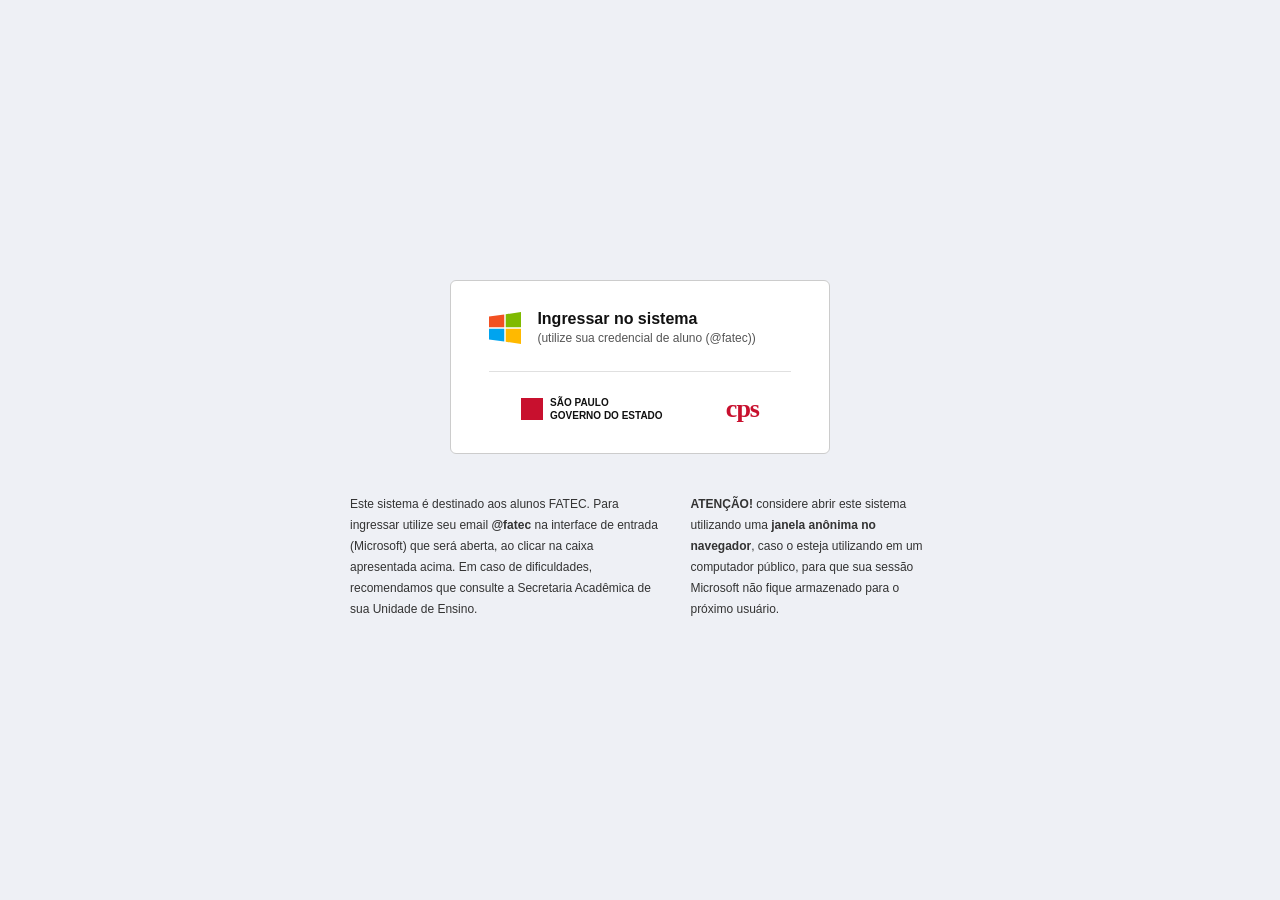
<file: index.html>
<!DOCTYPE html>
<html lang="pt-BR">
<head>
  <meta charset="UTF-8" />
  <meta name="viewport" content="width=device-width, initial-scale=1.0" />
  <title>SIGA – Fatec</title>
  <style>
    *, *::before, *::after { box-sizing: border-box; margin: 0; padding: 0; }

    html, body {
      height: 100%;
    }

    body {
      font-family: 'Segoe UI', Arial, sans-serif;
      background: #eef0f5;
      min-height: 100vh;
      display: flex;
      flex-direction: column;
      align-items: center;
      justify-content: center;
      padding: 2rem;
    }

    .wrapper {
      display: flex;
      flex-direction: column;
      align-items: center;
      gap: 2.5rem;
    }

    /* ── LOGIN CARD ── */
    .login-card {
      background: #fff;
      border: 1px solid #ccc;
      border-radius: 6px;
      padding: 1.8rem 2.4rem;
      width: 380px;
      cursor: pointer;
      transition: box-shadow 0.2s;
    }
    .login-card:hover { box-shadow: 0 2px 14px rgba(0,0,0,0.13); }

    .login-btn {
      display: flex;
      align-items: center;
      gap: 16px;
    }

    .win-icon {
      width: 32px;
      height: 32px;
      flex-shrink: 0;
    }

    .login-text-main {
      font-size: 16px;
      font-weight: 600;
      color: #111;
    }
    .login-text-sub {
      font-size: 12px;
      color: #555;
      margin-top: 3px;
    }

    .card-logos {
      display: flex;
      align-items: center;
      justify-content: space-around;
      margin-top: 1.6rem;
      padding-top: 1.4rem;
      border-top: 1px solid #e0e0e0;
    }

    .sp-text-logo {
      display: flex;
      align-items: center;
      gap: 7px;
    }
    .sp-square {
      width: 22px;
      height: 22px;
      background: #c8102e;
    }
    .sp-label {
      font-size: 10px;
      font-weight: 700;
      color: #111;
      line-height: 1.3;
      text-transform: uppercase;
    }
    .cps-text-logo {
      font-family: Georgia, serif;
      font-size: 26px;
      font-weight: 700;
      color: #c8102e;
      letter-spacing: -1px;
    }

    .login-info {
      display: flex;
      gap: 2rem;
      max-width: 580px;
    }
    .login-info p {
      font-size: 12px;
      color: #333;
      line-height: 1.75;
    }
    .login-info strong { font-weight: 700; }
  </style>
</head>
<body>
  <div class="wrapper">
    <article class="login-card" onclick="window.location.href='dashboard.html'" role="button" tabindex="0" aria-label="Ingressar no sistema via Microsoft">
      <section class="login-btn">
        <svg class="win-icon" viewBox="0 0 88 88" xmlns="http://www.w3.org/2000/svg" aria-hidden="true">
          <path d="M0 12.5 42 6.8V42H0z" fill="#f25022"/>
          <path d="M46 6.2 88 0v42H46z" fill="#7fba00"/>
          <path d="M0 46h42v35.2L0 75.5z" fill="#00a4ef"/>
          <path d="M46 46h42v42L46 81.8z" fill="#ffb900"/>
        </svg>
        <div>
          <div class="login-text-main">Ingressar no sistema</div>
          <div class="login-text-sub">(utilize sua credencial de aluno (@fatec))</div>
        </div>
      </section>
      <div class="card-logos">
        <div class="sp-text-logo">
          <div class="sp-square"></div>
          <div class="sp-label">SÃO PAULO<br>GOVERNO DO ESTADO</div>
        </div>
        <div class="cps-text-logo">cps</div>
      </div>
    </article>

    <div class="login-info">
      <p>Este sistema é destinado aos alunos FATEC. Para ingressar utilize seu email <strong>@fatec</strong> na interface de entrada (Microsoft) que será aberta, ao clicar na caixa apresentada acima. Em caso de dificuldades, recomendamos que consulte a Secretaria Acadêmica de sua Unidade de Ensino.</p>
      <p><strong>ATENÇÃO!</strong> considere abrir este sistema utilizando uma <strong>janela anônima no navegador</strong>, caso o esteja utilizando em um computador público, para que sua sessão Microsoft não fique armazenado para o próximo usuário.</p>
    </div>
  </div>
  <div vw class="enabled">
    <div vw-access-button class="active"></div>
    <div vw-plugin-wrapper>
      <div class="vw-plugin-top-wrapper"></div>
    </div>
  </div>
  <script src="https://vlibras.gov.br/app/vlibras-plugin.js"></script>
  <script>new window.VLibras.Widget('https://vlibras.gov.br/app');</script>
</body>
</html>
</file>
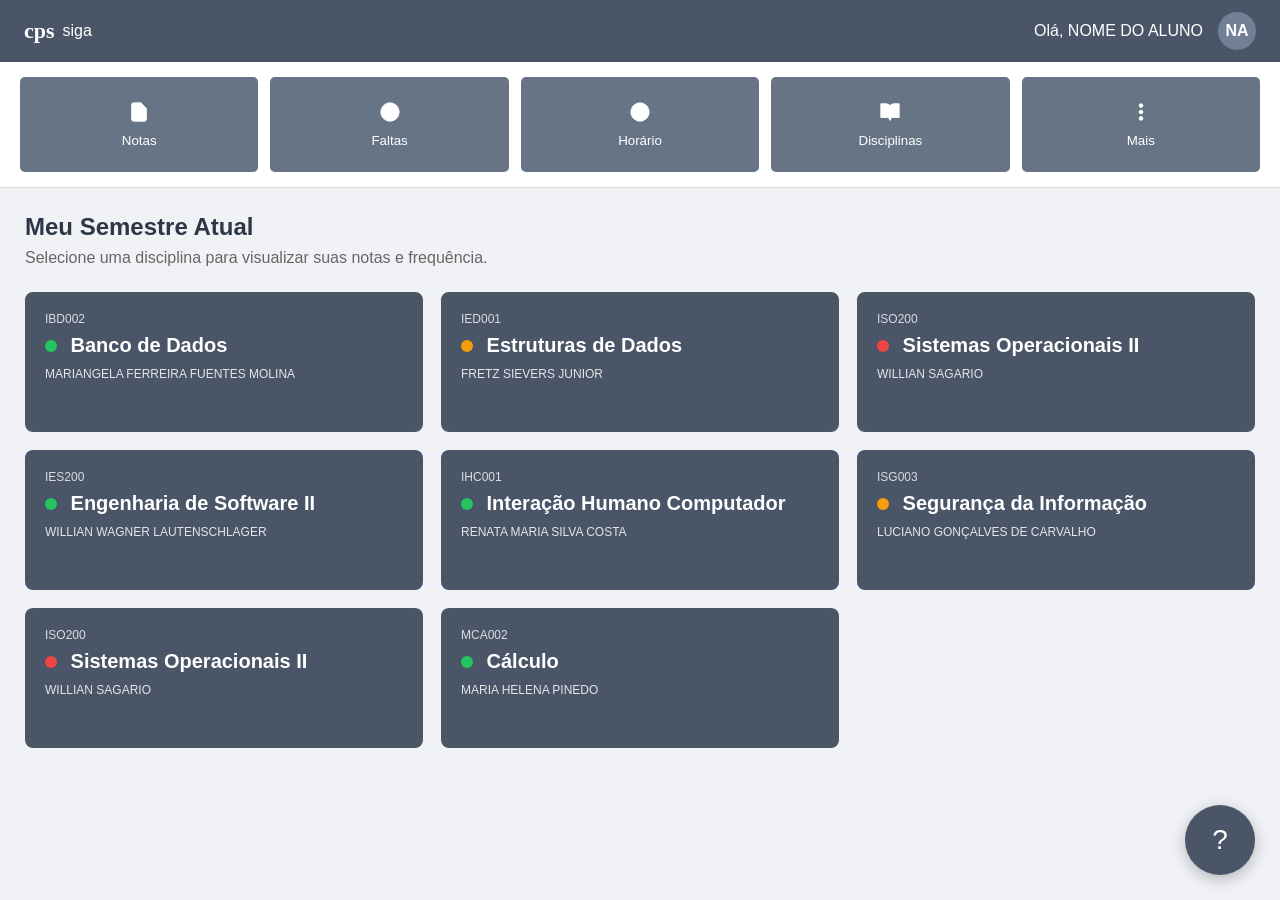
<file: dashboard.html>
<!DOCTYPE html>

<html lang="pt-BR">

<head>
    <meta charset="UTF-8">
    <meta name="viewport" content="width=device-width, initial-scale=1.0">
    <title>SIGA - Portal aluno</title>

<link rel="stylesheet" href="estilo.css">


</head>

<body>

<header>

<div class="header-logo">
    <span class="cps">cps</span>
    <span>siga</span>
</div>

<div class="header-user">

    <span>
        Olá, NOME DO ALUNO
    </span>

    <div class="avatar">
        NA
    </div>

</div>

</header>

<nav>

<button class="menu-card">
        <svg viewBox="0 0 24 24" aria-hidden="true">
            <path d="M14 2H6a2 2 0 0 0-2 2v16a2 2 0 0 0 2 2h12a2 2 0 0 0 2-2V8z"/>
            <polyline points="14 2 14 8 20 8"/>
            <line x1="16" y1="13" x2="8" y2="13"/>
            <line x1="16" y1="17" x2="8" y2="17"/>
        </svg>

        <span>Notas</span>
    </button>

    <button class="menu-card">
        <svg viewBox="0 0 24 24" aria-hidden="true">
            <circle cx="12" cy="12" r="10"/>
            <line x1="15" y1="9" x2="9" y2="15"/>
            <line x1="9" y1="9" x2="15" y2="15"/>
        </svg>

        <span>Faltas</span>
    </button>

    <button class="menu-card">
        <svg viewBox="0 0 24 24" aria-hidden="true">
            <circle cx="12" cy="12" r="10"/>
            <polyline points="12 6 12 12 16 14"/>
        </svg>

        <span>Horário</span>
    </button>

    <button class="menu-card">
        <svg viewBox="0 0 24 24" aria-hidden="true">
            <path d="M2 3h6a4 4 0 0 1 4 4v14a3 3 0 0 0-3-3H2z"/>
            <path d="M22 3h-6a4 4 0 0 0-4 4v14a3 3 0 0 1 3-3h7z"/>
        </svg>

        <span>Disciplinas</span>
    </button>


 <div class="dropdown">

        <button class="menu-card">

            <svg viewBox="0 0 24 24" aria-hidden="true">
                <circle cx="12" cy="5" r="2"/>
                <circle cx="12" cy="12" r="2"/>
                <circle cx="12" cy="19" r="2"/>
            </svg>

            <span>Mais</span>

        </button>

        <div class="dropdown-content">

            <a href="#">Histórico</a>

            <a href="#">
                Revisão de Notas/Faltas
            </a>

            <a href="#">
                Rematrícula
            </a>

            <a href="#">
                Solicitar AE
            </a>

            <a href="#">
                Solicitar AC
            </a>

            <a href="#">
                Regime Domiciliar
            </a>

            <a href="#">
                Documentos
            </a>

        </div>

    </div>


</nav>

<main>

<section class="welcome">

    <h1>Meu Semestre Atual</h1>

    <p>
        Selecione uma disciplina para visualizar suas notas e frequência.
    </p>

</section>

<section class="subject-grid">

    <article class="subject-card"
             onclick="openSubject(
             'Banco de Dados',
             '7.2',
             '81%',
             'APROVADO',
             '64',
             '52',
             '12')">

        <div class="subject-code">
            IBD002
        </div>

        <h2 class="subject-name">

            <span class="status-dot green"></span>

            Banco de Dados

        </h2>

        <p class="subject-teacher">
            Mariangela Ferreira Fuentes Molina
        </p>

    </article>

    <article class="subject-card"
             onclick="openSubject(
             'Estruturas de Dados',
             '5.3',
             '70%',
             'RECUPERAÇÃO',
             '68',
             '48',
             '20')">

        <div class="subject-code">
            IED001
        </div>

        <h2 class="subject-name">

            <span class="status-dot orange"></span>

            Estruturas de Dados

        </h2>

        <p class="subject-teacher">
            Fretz Sievers Junior
        </p>

    </article>

    <article class="subject-card"
             onclick="openSubject(
             'Sistemas Operacionais II',
             '4.2',
             '25%',
             'RISCO DE REPROVAÇÃO',
             '48',
             '12',
             '36')">

        <div class="subject-code">
            ISO200
        </div>

        <h2 class="subject-name">

            <span class="status-dot red"></span>

            Sistemas Operacionais II

        </h2>

        <p class="subject-teacher">
            Willian Sagario
        </p>

    </article>
        <article class="subject-card"
                onclick="openSubject(
                'Engenharia de Software II',
                '8.2',
                '56.3%',
                'Aprovado',
                '64',
                '36',
                '28')">

        <div class="subject-code">
          IES200
        </div>

        <h2 class="subject-name">

                <span class="status-dot green"></span>

                Engenharia de Software II

        </h2>

        <p class="subject-teacher">

             Willian Wagner Lautenschlager

        </p>

        </article>

        <article class="subject-card"
                onclick="openSubject(
                'Interação Humano Computador',
                '9.2',
                '93.8%',
                'Aprovado',
                '32',
                '30',
                '2')">

        <div class="subject-code">
                IHC001
        </div>

        <h2 class="subject-name">

                <span class="status-dot green"></span>

                Interação Humano Computador

        </h2>

        <p class="subject-teacher">

             Renata Maria Silva Costa

        </p>

    </article>

    <article class="subject-card"
        onclick="openSubject(
        'Segurança da Informação',
        '6.6',
        '56.3%',
        'Recuperação',
        '32',
        '18',
        '14')">

     <div class="subject-code">
        ISG003
     </div>

    <h2 class="subject-name">

        <span class="status-dot orange"></span>

        Segurança da Informação

     </h2>

    <p class="subject-teacher">

        Luciano Gonçalves de Carvalho

     </p>

    </article>

    <article class="subject-card"
        onclick="openSubject(
        'Sistemas Operacionais II',
        '4.6',
        '25%',
        'Risco',
        '48',
        '12',
        '36')">

     <div class="subject-code">
        ISO200
     </div>

     <h2 class="subject-name">

        <span class="status-dot red"></span>

        Sistemas Operacionais II

     </h2>

     <p class="subject-teacher">

        Willian Sagario

     </p>

     </article>

     <article class="subject-card"
            onclick="openSubject(
            'Cálculo',
            '7.3',
            '87.5%',
            'Aprovado',
            '40',
            '35',
            '5')">

        <div class="subject-code">
            MCA002
          </div>

         <h2 class="subject-name">

            <span class="status-dot green"></span>

            Cálculo

         </h2>

        <p class="subject-teacher">

            Maria Helena Pinedo

          </p>

            </article>

     </section>

</main>

<button
 class="help-button"
 onclick="window.location.href='ajuda.html'">

?

</button>

<div id="subjectModal" class="modal">

<div class="modal-content">

    <span
        class="close-modal"
        onclick="closeModal()">

        &times;

    </span>

    <h2 id="modalSubject"></h2>

    <div class="summary-grid">

        <div class="summary-box">

            <div
                id="modalAverage"
                class="summary-value">
            </div>

            <div class="summary-label">
                Média Atual
            </div>

        </div>

        <div class="summary-box">

            <div
                id="modalAttendance"
                class="summary-value">
            </div>

            <div class="summary-label">
                Frequência
            </div>

        </div>

        <div class="summary-box">

            <div
                id="modalStatus"
                class="summary-value">
            </div>

            <div class="summary-label">
                Situação
            </div>

        </div>

    </div>

    <section class="details-section">

        <h3>Notas</h3>

        <div class="grades">

            <div class="grade">
                <strong>P1</strong>
                <span>7.5</span>
            </div>

            <div class="grade">
                <strong>P2</strong>
                <span>6.0</span>
            </div>

            <div class="grade">
                <strong>PF</strong>
                <span>5.5</span>
            </div>

            <div class="grade">
                <strong>Trabalho</strong>
                <span>8.0</span>
            </div>

        </div>

    </section>

    <section class="details-section">

        <h3>Frequência</h3>

        <div class="attendance-info">

            <p>
                Total de aulas:
                <span id="totalClasses"></span>
            </p>

            <p>
                Presenças:
                <span id="totalPresence"></span>
            </p>

            <p>
                Ausências:
                <span id="totalAbsence"></span>
            </p>

        </div>

    </section>

</div>
```

</div>

<script src="script.js"></script>
<div vw class="enabled">
    <div vw-access-button class="active"></div>
    <div vw-plugin-wrapper>
      <div class="vw-plugin-top-wrapper"></div>
    </div>
  </div>
  <script src="https://vlibras.gov.br/app/vlibras-plugin.js"></script>
  <script>new window.VLibras.Widget('https://vlibras.gov.br/app');</script>

</body>
</html>
</file>
<file: estilo.css>
*{
    margin:0;
    padding:0;
    box-sizing:border-box;
}

body{
    font-family:'Segoe UI', Arial, sans-serif;
    background:#f0f2f5;
    min-height:100vh;
    display:flex;
    flex-direction:column;
}


header{
    background:#4a5568;
    padding:12px 24px;
    display:flex;
    justify-content:space-between;
    align-items:center;
}

.header-logo{
    display:flex;
    align-items:center;
    gap:8px;
    color:white;
}

.cps{
    font-family:Georgia, serif;
    font-size:22px;
    font-weight:bold;
}

.header-user{
    display:flex;
    align-items:center;
    gap:15px;
    color:white;
}

.avatar{
    width:38px;
    height:38px;
    border-radius:50%;
    background:#718096;
    display:flex;
    justify-content:center;
    align-items:center;
    font-weight:bold;
}


nav{
    background:white;
    border-bottom:1px solid #dcdcdc;
    display:flex;
    gap:8px;
    padding:10px;
}

nav button{
    border:none;
    background:#4a5568;
    color:white;
    padding:10px 18px;
    border-radius:5px;
    cursor:pointer;
    transition:.2s;
}

nav button:hover{
    background:#374151;
}


main{
    flex:1;
    padding:25px;
}

.welcome{
    margin-bottom:25px;
}

.welcome h1{
    color:#2d3748;
    margin-bottom:8px;
}

.welcome p{
    color:#666;
}


.subject-grid{
    display:grid;
    grid-template-columns:repeat(auto-fit,minmax(300px,1fr));
    gap:18px;
}


.subject-card{
    background:#4a5568;
    color:white;
    border-radius:8px;
    padding:20px;
    cursor:pointer;
    transition:.2s;
    min-height:140px;
}

.subject-card:hover{
    transform:translateY(-3px);
    background:#3d4a5c;
}

.subject-code{
    font-size:12px;
    opacity:.8;
    margin-bottom:8px;
}

.subject-name{
    font-size:20px;
    margin-bottom:10px;
}

.subject-teacher{
    font-size:12px;
    text-transform:uppercase;
    opacity:.85;
}


.status-dot{
    width:12px;
    height:12px;
    border-radius:50%;
    display:inline-block;
    margin-right:8px;
}

.green{
    background:#22c55e;
}

.orange{
    background:#f59e0b;
}

.red{
    background:#ef4444;
}


.modal{
    display:none;
    position:fixed;
    inset:0;
    background:rgba(0,0,0,.5);
    justify-content:center;
    align-items:center;
    z-index:999;
}

.modal-content{
    width:70vw;
    height:70vh;

    background:white;

    border-radius:12px;

    padding:30px;

    position:relative;

    overflow-y:auto;

    box-shadow:0 10px 30px rgba(0,0,0,.3);
}

.close-modal{
    position:absolute;
    top:15px;
    right:20px;
    font-size:32px;
    cursor:pointer;
}


.summary-grid{
    display:grid;
    grid-template-columns:repeat(3,1fr);
    gap:15px;
    margin-top:25px;
    margin-bottom:25px;
}

.summary-box{
    background:#f5f5f5;
    padding:20px;
    border-radius:8px;
    text-align:center;
}

.summary-value{
    font-size:30px;
    font-weight:bold;
    color:#4a5568;
}

.summary-label{
    margin-top:8px;
    color:#666;
}


.details-section{
    margin-top:25px;
}

.details-section h3{
    margin-bottom:15px;
    color:#2d3748;
}

.grades{
    display:grid;
    grid-template-columns:repeat(4,1fr);
    gap:10px;
}

.grade{
    background:#4a5568;
    color:white;
    border-radius:8px;
    padding:20px;
    text-align:center;
}

.grade strong{
    display:block;
    margin-bottom:10px;
}


.attendance-info{
    background:#f5f5f5;
    border-radius:8px;
    padding:20px;
}

.attendance-info p{
    margin-bottom:10px;
    font-size:16px;
}


.help-button{
    position:fixed;
    right:25px;
    bottom:25px;

    width:70px;
    height:70px;

    border:none;
    border-radius:50%;

    background:#4a5568;
    color:white;

    font-size:28px;

    cursor:pointer;

    box-shadow:0 4px 15px rgba(0,0,0,.25);

    z-index:1000;
}

.help-button:hover{
    background:#374151;
}


footer{
    background:#2d3748;
    color:white;
    text-align:center;
    padding:15px;
}

.dropdown{
    position:relative;
}

.dropdown-content{
    display:none;

    position:absolute;

    top:100%;
    left:0;

    background:white;

    min-width:220px;

    border-radius:8px;

    box-shadow:0 5px 20px rgba(0,0,0,.15);

    z-index:1000;
}

.dropdown-content a{

    display:block;

    padding:12px 16px;

    color:#333;

    text-decoration:none;
}

.dropdown-content a:hover{

    background:#f3f4f6;
}

.dropdown:hover .dropdown-content{

    display:block;
}

.menu-card{

    width:100%;

    height:95px;

    background:#667485;

    color:white;

    border:none;

    border-radius:5px;

    cursor:pointer;

    display:flex;

    flex-direction:column;

    justify-content:center;

    align-items:center;

    gap:10px;

    transition:.2s;
}

.menu-card:hover{

    background:#556273;
}

.menu-card svg{

    width:22px;

    height:22px;

    fill:white;

    stroke:white;
}

 nav{

        display:grid;

        grid-template-columns:
            repeat(5, minmax(120px, 1fr));

        gap:12px;

        padding:15px 20px;
    }

@media(max-width:768px){

    .summary-grid{
        grid-template-columns:1fr;
    }

    .grades{
        grid-template-columns:repeat(2,1fr);
    }

    .modal-content{
        width:95vw;
        height:85vh;
        padding:20px;
    }

   

}
</file>
